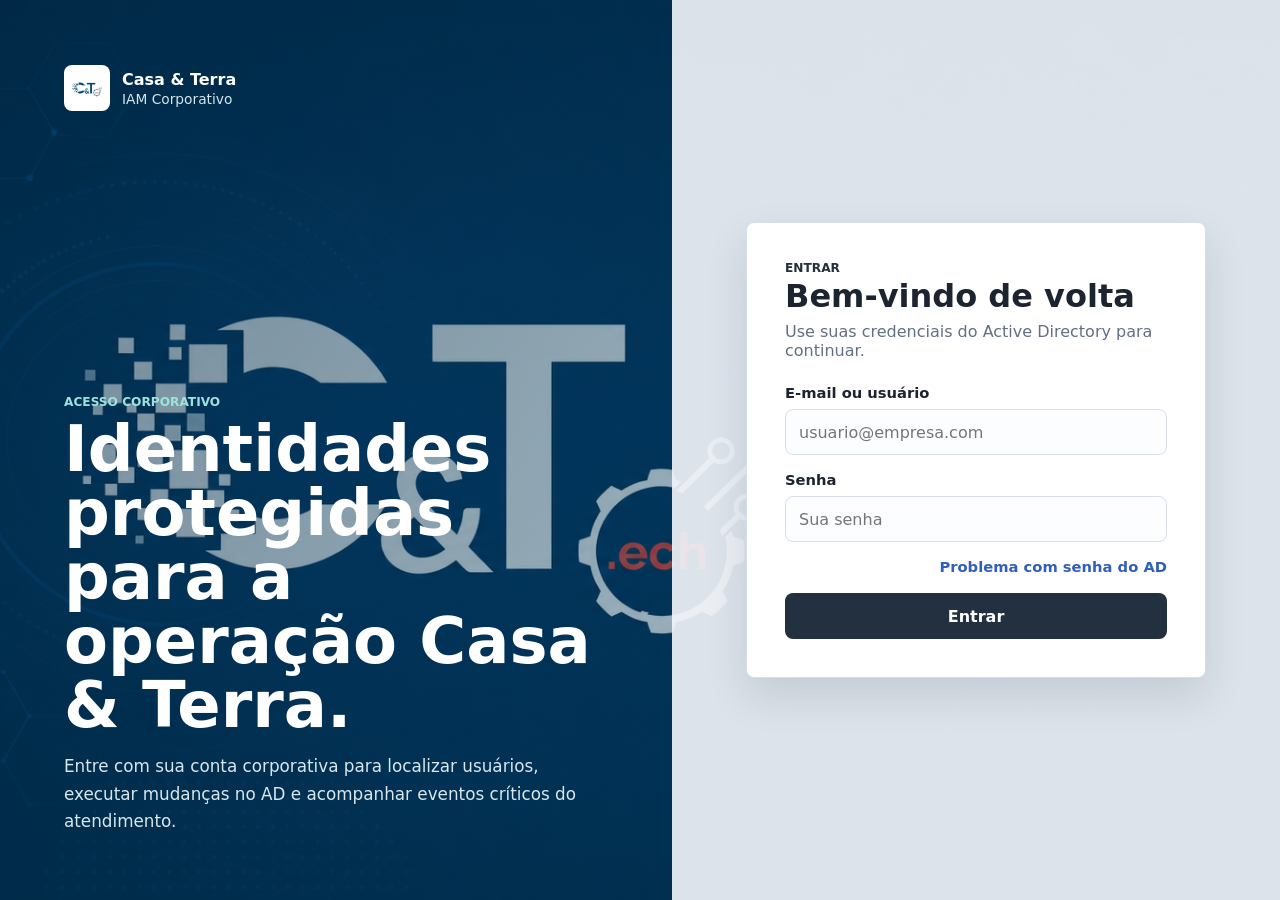
<file: login.html>
<!doctype html>
<html lang="pt-BR">
  <head>
    <meta charset="utf-8" />
    <meta name="viewport" content="width=device-width, initial-scale=1" />
    <title>Login | Casa &amp; Terra IAM</title>
    <link rel="icon" type="image/jpeg" href="assets/ct-tech-logo.jpeg" />
    <link rel="stylesheet" href="styles.css" />
  </head>
  <body class="login-page">
    <main class="login-shell">
      <section class="login-visual" aria-label="Resumo do IAM">
        <div class="brand login-brand">
          <img class="brand-logo" src="assets/ct-tech-logo.jpeg" alt="Casa & Terra Tech" />
          <div>
            <strong>Casa &amp; Terra</strong>
            <span>IAM Corporativo</span>
          </div>
        </div>

        <div class="login-copy">
          <p class="eyebrow">Acesso corporativo</p>
          <h1>Identidades protegidas para a operação Casa &amp; Terra.</h1>
          <p>
            Entre com sua conta corporativa para localizar usuários, executar mudanças no AD e
            acompanhar eventos críticos do atendimento.
          </p>
        </div>

      </section>

      <section class="login-panel" aria-label="Formulário de login">
        <form class="login-card" id="login-form">
          <div class="login-heading">
            <p class="eyebrow">Entrar</p>
            <h2>Bem-vindo de volta</h2>
            <span>Use suas credenciais do Active Directory para continuar.</span>
          </div>

          <label class="field">
            <span>E-mail ou usuário</span>
            <input type="text" name="username" autocomplete="username" placeholder="usuario@empresa.com" required />
          </label>

          <label class="field">
            <span>Senha</span>
            <input type="password" name="password" autocomplete="current-password" placeholder="Sua senha" required />
          </label>

          <div class="login-options">
            <a href="#" aria-label="Ajuda com senha do AD">Problema com senha do AD</a>
          </div>

          <button class="primary-button login-submit ldap-button" type="submit" data-login-action="ldap">
            Entrar
          </button>

        </form>
      </section>
    </main>

    <div class="toast" id="toast" role="status" aria-live="polite"></div>

    <script src="login.js"></script>
  </body>
</html>
</file>
<file: styles.css>
:root {
  --ink: #1c2430;
  --muted: #627083;
  --line: #d8dee8;
  --panel: #ffffff;
  --canvas: #f4f7fb;
  --nav: #16202b;
  --nav-soft: #223040;
  --teal: #223040;
  --teal-dark: #16202b;
  --blue: #315fba;
  --amber: #b7791f;
  --red: #ba3b46;
  --green: #2f7d4f;
  --shadow: 0 18px 42px rgba(26, 37, 54, 0.12);
}

* {
  box-sizing: border-box;
}

body {
  margin: 0;
  min-width: 320px;
  color: var(--ink);
  background:
    linear-gradient(rgba(244, 247, 251, 0.92), rgba(244, 247, 251, 0.92)),
    url("assets/ct-tech-background.png");
  background-size: cover;
  background-position: center;
  background-attachment: fixed;
  font-family:
    Inter, ui-sans-serif, system-ui, -apple-system, BlinkMacSystemFont, "Segoe UI", sans-serif;
}

button,
input {
  font: inherit;
}

button {
  cursor: pointer;
}

.app-shell {
  min-height: 100vh;
  display: grid;
  grid-template-columns: 280px minmax(0, 1fr);
  background: rgba(244, 247, 251, 0.82);
}

.sidebar {
  display: flex;
  flex-direction: column;
  gap: 28px;
  padding: 24px 18px;
  color: #f8fafc;
  background: var(--nav);
}

.brand {
  display: flex;
  align-items: center;
  gap: 12px;
  min-height: 48px;
}

.brand-mark {
  width: 42px;
  height: 42px;
  display: grid;
  place-items: center;
  border: 1px solid rgba(255, 255, 255, 0.28);
  border-radius: 8px;
  background: #0f766e;
  font-weight: 800;
}

.brand-logo {
  width: 46px;
  height: 46px;
  flex: 0 0 auto;
  border: 1px solid rgba(255, 255, 255, 0.22);
  border-radius: 8px;
  background: #ffffff;
  object-fit: contain;
  padding: 4px;
}

.casa-terra-mark {
  position: relative;
  overflow: hidden;
  background: linear-gradient(135deg, #2f7d4f 0 48%, #b7791f 48% 100%);
}

.casa-terra-mark::after {
  content: "";
  position: absolute;
  inset: 8px;
  border: 1px solid rgba(255, 255, 255, 0.42);
  border-radius: 5px;
}

.casa-terra-mark {
  color: #ffffff;
  text-shadow: 0 1px 2px rgba(22, 32, 43, 0.36);
}

.brand strong,
.brand span {
  display: block;
}

.brand span {
  margin-top: 2px;
  color: #b6c3d3;
  font-size: 0.86rem;
}

.nav-list {
  display: grid;
  gap: 6px;
}

.nav-item {
  width: 100%;
  min-height: 44px;
  display: flex;
  align-items: center;
  gap: 12px;
  padding: 10px 12px;
  border: 0;
  border-radius: 8px;
  color: #dbe6f3;
  background: transparent;
  text-align: left;
}

.nav-item:hover,
.nav-item.is-active {
  color: #ffffff;
  background: var(--nav-soft);
}

.nav-icon {
  width: 24px;
  height: 24px;
  display: grid;
  place-items: center;
  border-radius: 6px;
  color: #ffffff;
  background: rgba(255, 255, 255, 0.12);
  font-size: 1rem;
}

.sidebar-panel {
  margin-top: auto;
  padding: 16px;
  border: 1px solid rgba(255, 255, 255, 0.16);
  border-radius: 8px;
  background: rgba(255, 255, 255, 0.06);
}

.workspace-sync-panel {
  margin-top: 18px;
  margin-bottom: 12px;
  background: rgba(49, 95, 186, 0.12);
}

.workspace-sync-panel + .sidebar-panel {
  margin-top: 0;
}

.sidebar-panel strong,
.sidebar-panel span,
.sidebar-panel p {
  display: block;
}

.panel-label,
.eyebrow {
  color: var(--teal);
  font-size: 0.76rem;
  font-weight: 800;
  letter-spacing: 0;
  text-transform: uppercase;
}

.sidebar-panel .panel-label {
  color: #8bded9;
}

.sidebar-panel p {
  margin: 8px 0 14px;
  color: #b6c3d3;
  font-size: 0.9rem;
}

.main {
  position: relative;
  min-width: 0;
  padding: 24px;
}

.topbar {
  display: flex;
  align-items: center;
  justify-content: space-between;
  gap: 20px;
  margin-bottom: 18px;
}

.topbar h1,
.section-heading h2 {
  margin: 2px 0 0;
  line-height: 1.1;
}

.topbar h1 {
  font-size: clamp(1.7rem, 2.5vw, 2.5rem);
}

.eyebrow {
  margin: 0;
}

.topbar-actions {
  position: relative;
  display: flex;
  align-items: center;
  gap: 10px;
}

.search {
  min-width: min(360px, 34vw);
  min-height: 42px;
  display: flex;
  align-items: center;
  gap: 8px;
  padding: 0 12px;
  border: 1px solid var(--line);
  border-radius: 8px;
  background: #ffffff;
}

.search input {
  width: 100%;
  border: 0;
  outline: 0;
  color: var(--ink);
}

.search-results {
  position: absolute;
  top: calc(100% + 8px);
  left: 0;
  z-index: 20;
  width: min(520px, calc(100vw - 32px));
  max-height: 520px;
  display: none;
  overflow-y: auto;
  padding: 10px;
  border: 1px solid var(--line);
  border-radius: 8px;
  background: #ffffff;
  box-shadow: var(--shadow);
}

.search-results.is-visible {
  display: grid;
  gap: 12px;
}

.search-results section {
  display: grid;
  gap: 6px;
}

.search-results section > strong {
  padding: 0 4px;
  color: var(--muted);
  font-size: 0.76rem;
  text-transform: uppercase;
}

.search-results button {
  width: 100%;
  min-height: 54px;
  display: grid;
  grid-template-columns: auto minmax(0, 1fr);
  gap: 10px;
  align-items: center;
  padding: 8px;
  border: 1px solid transparent;
  border-radius: 8px;
  color: var(--ink);
  background: transparent;
  text-align: left;
}

.search-results button:hover {
  border-color: var(--line);
  background: #f8fbfe;
}

.search-results b,
.search-results small {
  display: block;
  overflow-wrap: anywhere;
}

.search-results small,
.search-empty {
  color: var(--muted);
}

.search-empty {
  padding: 12px;
  text-align: center;
}

.primary-button,
.danger-button,
.ghost-button,
.text-button,
.icon-button,
.chip,
.segmented button {
  min-height: 38px;
  border-radius: 8px;
  border: 1px solid transparent;
  font-weight: 700;
}

.primary-button {
  padding: 0 16px;
  color: #ffffff;
  background: var(--teal);
}

.primary-button:hover {
  background: var(--teal-dark);
}

button:disabled {
  cursor: not-allowed;
  opacity: 0.48;
}

.is-permission-disabled {
  cursor: not-allowed;
}

.danger-button {
  padding: 0 16px;
  color: #ffffff;
  background: var(--red);
}

.ghost-button {
  padding: 0 13px;
  color: var(--ink);
  background: #ffffff;
  border-color: var(--line);
}

.sidebar .ghost-button {
  width: 100%;
  color: #ffffff;
  background: transparent;
  border-color: rgba(255, 255, 255, 0.24);
}

.text-button {
  min-height: auto;
  padding: 0;
  color: var(--blue);
  background: transparent;
}

.danger-text {
  color: var(--red);
}

.icon-button {
  width: 42px;
  color: var(--ink);
  background: #ffffff;
  border-color: var(--line);
}

.notification-button {
  position: relative;
}

.notification-button.has-notifications {
  color: #ffffff;
  background: var(--nav-soft);
}

.notification-count {
  position: absolute;
  top: -7px;
  right: -7px;
  min-width: 20px;
  height: 20px;
  display: none;
  place-items: center;
  padding: 0 5px;
  border: 2px solid #ffffff;
  border-radius: 999px;
  color: #ffffff;
  background: var(--red);
  font-size: 0.7rem;
  font-weight: 800;
}

.notification-button.has-notifications .notification-count {
  display: grid;
}

.notification-panel {
  position: absolute;
  top: calc(100% + 10px);
  right: 238px;
  z-index: 20;
  width: min(380px, calc(100vw - 32px));
  display: none;
  gap: 10px;
  padding: 12px;
  border: 1px solid var(--line);
  border-radius: 8px;
  background: #ffffff;
  box-shadow: 0 18px 40px rgba(26, 37, 54, 0.18);
}

.notification-panel.is-visible {
  display: grid;
}

.notification-header {
  display: flex;
  align-items: center;
  justify-content: space-between;
  gap: 12px;
  padding-bottom: 8px;
  border-bottom: 1px solid var(--line);
}

.notification-clear {
  font-size: 0.82rem;
}

.notification-header span,
.notification-item small {
  color: var(--muted);
  font-size: 0.86rem;
}

.notification-item {
  display: grid;
  justify-items: start;
  gap: 6px;
  padding: 10px;
  border: 1px solid #e5eaf1;
  border-radius: 8px;
  background: #fbfdff;
}

.notification-item-head {
  width: 100%;
  display: flex;
  align-items: center;
  justify-content: space-between;
  gap: 10px;
}

.notification-dismiss {
  width: 28px;
  min-width: 28px;
  height: 28px;
  padding: 0;
  font-size: 0.8rem;
}

.notification-item strong {
  color: var(--ink);
}

.notification-item strong,
.notification-item small {
  overflow-wrap: anywhere;
}

.user-menu {
  min-height: 42px;
  display: flex;
  align-items: center;
  gap: 8px;
  padding: 4px;
  border: 1px solid var(--line);
  border-radius: 8px;
  background: #ffffff;
}

.user-summary {
  display: flex;
  align-items: center;
  gap: 8px;
  min-width: 0;
  padding: 0 6px;
}

.user-summary strong,
.user-summary small {
  display: block;
  max-width: 160px;
  overflow: hidden;
  text-overflow: ellipsis;
  white-space: nowrap;
}

.user-summary small {
  color: var(--muted);
  font-size: 0.78rem;
}

.user-avatar {
  width: 30px;
  height: 30px;
  display: grid;
  place-items: center;
  flex: 0 0 auto;
  border-radius: 8px;
  color: #ffffff;
  background: var(--blue);
  font-size: 0.78rem;
  font-weight: 800;
}

.logout-button {
  min-height: 32px;
  padding: 0 10px;
}

.status-strip {
  display: grid;
  grid-template-columns: repeat(5, minmax(0, 1fr));
  gap: 14px;
  margin-bottom: 18px;
}

.status-strip article,
.content-panel,
.wide-module,
.side-module,
.access-card {
  border: 1px solid var(--line);
  border-radius: 8px;
  background: var(--panel);
}

.status-strip article {
  padding: 16px;
  min-height: 112px;
  box-shadow: 0 8px 24px rgba(26, 37, 54, 0.06);
}

.status-strip span,
.status-strip small {
  display: block;
  color: var(--muted);
}

.status-strip span {
  color: var(--blue);
}

.status-strip strong {
  display: block;
  margin: 8px 0 4px;
  font-size: 2rem;
}

.workspace {
  min-width: 0;
}

.content-panel {
  padding: 20px;
  box-shadow: var(--shadow);
}

.content-panel.is-hidden {
  display: none;
}

.section-heading,
.module-header,
.table-tools {
  display: flex;
  align-items: center;
  justify-content: space-between;
  gap: 16px;
}

.section-heading {
  margin-bottom: 18px;
}

.segmented {
  display: inline-grid;
  grid-auto-flow: column;
  gap: 2px;
  padding: 3px;
  border: 1px solid var(--line);
  border-radius: 8px;
  background: #eef3f8;
}

.segmented button {
  min-width: 52px;
  min-height: 32px;
  color: var(--muted);
  background: transparent;
}

.segmented button.is-selected {
  color: var(--ink);
  background: #ffffff;
  border-color: var(--line);
}

.dashboard-grid {
  display: grid;
  grid-template-columns: minmax(0, 1.7fr) minmax(280px, 0.9fr);
  gap: 16px;
}

.dashboard-grid .wide-module {
  grid-row: span 2;
}

.wide-module,
.side-module {
  padding: 16px;
}

.module-header {
  margin-bottom: 14px;
}

.module-header h3 {
  margin: 0;
  font-size: 1rem;
}

.review-list,
.risk-bars,
.governance-list,
.access-grid,
.audit-feed {
  display: grid;
  gap: 12px;
}

.review-item,
.risk-row,
.governance-item,
.access-card,
.audit-feed li {
  padding: 12px;
  border: 1px solid #e5eaf1;
  border-radius: 8px;
  background: #fbfdff;
}

.review-item {
  display: grid;
  grid-template-columns: minmax(0, 1fr) auto;
  gap: 12px;
  align-items: center;
}

.governance-module {
  grid-column: 1 / -1;
  border: 1px solid var(--line);
  background:
    linear-gradient(135deg, rgba(24, 88, 132, 0.06), rgba(15, 118, 110, 0.04)),
    #ffffff;
}

.governance-summary {
  display: grid;
  grid-template-columns: repeat(2, minmax(0, 1fr));
  gap: 12px;
  margin-bottom: 12px;
}

.governance-summary-card {
  min-height: 94px;
  padding: 14px;
  border: 1px solid #dce6f1;
  border-radius: 8px;
  background: #fbfdff;
}

.governance-summary-card span,
.governance-summary-card small {
  color: var(--muted);
}

.governance-summary-card span {
  display: block;
  font-size: 0.9rem;
}

.governance-summary-card strong {
  display: block;
  margin: 8px 0 2px;
  color: var(--ink);
  font-size: 2rem;
  line-height: 1;
}

.governance-item {
  display: grid;
  grid-template-columns: minmax(0, 1fr) auto;
  gap: 12px;
  align-items: center;
  cursor: pointer;
}

.governance-item:hover {
  border-color: var(--line);
  background: #f6f9ff;
}

.governance-item-full {
  min-height: 76px;
}

.governance-modal-list {
  max-height: 520px;
  overflow: auto;
  display: grid;
  gap: 10px;
  padding-right: 4px;
}

.governance-item strong,
.governance-item span,
.governance-item small {
  display: block;
  overflow-wrap: anywhere;
}

.governance-item > div:last-child {
  display: grid;
  justify-items: end;
  gap: 6px;
}

.governance-item small {
  color: var(--muted);
  font-size: 0.82rem;
}

.empty-state {
  min-height: 74px;
  display: grid;
  place-items: center;
  padding: 16px;
  border: 1px dashed var(--line);
  border-radius: 8px;
  color: var(--muted);
  background: #fbfdff;
  text-align: center;
}

.review-item strong,
.review-item span,
.access-card strong,
.access-card span {
  display: block;
}

.review-item span,
.access-card span {
  color: var(--muted);
  font-size: 0.9rem;
}

.badge {
  display: inline-flex;
  align-items: center;
  justify-content: center;
  min-height: 26px;
  padding: 0 9px;
  border-radius: 999px;
  color: #ffffff;
  font-size: 0.78rem;
  font-weight: 800;
  white-space: nowrap;
}

.review-item .badge,
.audit-feed .badge,
.notification-item .badge,
.access-card .badge,
.identity-badges .badge {
  color: #ffffff;
}

.access-card .badge {
  width: 100%;
  min-height: 26px;
  justify-content: flex-start;
  color: #ffffff;
}

.access-card .badge.low,
.access-card .badge.active,
.access-card .badge.medium,
.access-card .badge.review,
.access-card .badge.high {
  color: #ffffff;
}

.badge.low,
.badge.active {
  color: #ffffff;
  background: var(--green);
}

.badge.success,
.badge.sync-status.success {
  color: #ffffff;
  background: var(--green);
}

.badge.sync-status {
  color: #ffffff;
}

.badge.medium,
.badge.review {
  color: #ffffff;
  background: var(--amber);
}

.badge.high,
.badge.blocked,
.badge.disabled,
.badge.failed {
  color: #ffffff;
  background: var(--red);
}

.risk-row {
  display: grid;
  gap: 8px;
}

.risk-user {
  cursor: pointer;
}

.risk-user:hover {
  border-color: var(--blue);
  background: #f8fbff;
}

.risk-meta {
  display: flex;
  justify-content: space-between;
  gap: 12px;
  font-weight: 700;
}

.risk-row small {
  color: var(--muted);
  overflow-wrap: anywhere;
}

.bar {
  height: 10px;
  overflow: hidden;
  border-radius: 999px;
  background: #e8edf4;
}

.bar span {
  display: block;
  height: 100%;
  border-radius: inherit;
  background: var(--blue);
}

.filters {
  display: flex;
  flex-wrap: wrap;
  gap: 8px;
  margin-bottom: 14px;
}

.chip {
  padding: 0 13px;
  color: var(--muted);
  background: #ffffff;
  border-color: var(--line);
}

.chip.is-active {
  color: #ffffff;
  background: var(--nav-soft);
  border-color: var(--nav-soft);
}

.table-wrap {
  overflow-x: auto;
}

table {
  width: 100%;
  min-width: 760px;
  border-collapse: collapse;
}

.clickable-row {
  cursor: pointer;
}

.clickable-row:hover {
  background: #f4f8fc;
}

th,
td {
  padding: 13px 12px;
  border-bottom: 1px solid #e5eaf1;
  text-align: left;
}

th {
  color: var(--muted);
  font-size: 0.8rem;
  text-transform: uppercase;
}

td {
  vertical-align: middle;
}

.user-cell {
  display: flex;
  align-items: center;
  gap: 10px;
  min-width: 0;
}

.user-cell > div {
  min-width: 0;
}

.user-cell strong,
.user-cell small {
  display: block;
  overflow: hidden;
  text-overflow: ellipsis;
  white-space: nowrap;
}

.avatar {
  width: 34px;
  height: 34px;
  display: grid;
  place-items: center;
  flex: 0 0 auto;
  border-radius: 8px;
  color: #ffffff;
  background: var(--blue);
  font-size: 0.82rem;
  font-weight: 800;
}

.access-grid {
  grid-template-columns: repeat(3, minmax(0, 1fr));
}

.critical-summary {
  display: grid;
  grid-template-columns: repeat(3, minmax(0, 1fr));
  gap: 12px;
  margin-bottom: 16px;
}

.critical-summary article {
  min-height: 110px;
  padding: 16px;
  border: 1px solid var(--line);
  border-radius: 8px;
  background: #f8fbfe;
}

.critical-summary span,
.critical-group-row span {
  display: block;
  color: var(--muted);
}

.critical-summary strong {
  display: block;
  margin-top: 8px;
  font-size: 2rem;
}

.critical-layout {
  display: grid;
  grid-template-columns: minmax(280px, 0.75fr) minmax(0, 1.6fr);
  gap: 16px;
  align-items: start;
}

.critical-groups {
  display: grid;
  gap: 10px;
}

.critical-group-row {
  display: grid;
  gap: 10px;
  padding: 12px;
  border: 1px solid #e5eaf1;
  border-radius: 8px;
  background: #fbfdff;
}

.inline-pill {
  display: inline-flex;
  align-items: center;
  min-height: 26px;
  margin: 2px 4px 2px 0;
  padding: 0 9px;
  border-radius: 999px;
  color: var(--red);
  background: #fff1f2;
  font-size: 0.78rem;
  font-weight: 800;
  line-height: 1.25;
  white-space: normal;
}

.critical-group-row strong,
.critical-group-row span {
  overflow-wrap: anywhere;
}

.service-account-panel {
  display: flex;
  align-items: center;
  justify-content: space-between;
  gap: 18px;
  padding: 16px;
  margin-bottom: 16px;
  border: 1px solid var(--line);
  border-radius: 8px;
  background: #f8fbfe;
}

.service-account-panel h3 {
  margin: 4px 0 6px;
}

.service-account-panel span:not(.badge) {
  color: var(--muted);
}

.provisioning-panel {
  display: grid;
  grid-template-columns: repeat(3, minmax(0, 1fr));
  gap: 12px;
  margin-bottom: 16px;
}

.provisioning-panel article {
  min-height: 122px;
  padding: 14px;
  border: 1px solid var(--line);
  border-radius: 8px;
  background: #ffffff;
}

.panel-kicker,
.provisioning-panel small {
  color: var(--muted);
}

.panel-kicker,
.provisioning-panel strong,
.provisioning-panel small {
  display: block;
}

.panel-kicker {
  font-size: 0.78rem;
  font-weight: 800;
  text-transform: uppercase;
}

.provisioning-panel strong {
  margin: 8px 0;
}

.operator-layout {
  display: grid;
  grid-template-columns: minmax(260px, 0.85fr) minmax(0, 1.6fr);
  gap: 16px;
  align-items: start;
}

.operator-list {
  display: grid;
  gap: 10px;
}

.operator-card {
  width: 100%;
  min-height: 76px;
  display: grid;
  grid-template-columns: auto minmax(0, 1fr) auto;
  align-items: center;
  gap: 10px;
  padding: 12px;
  border: 1px solid var(--line);
  border-radius: 8px;
  color: var(--ink);
  background: #ffffff;
  text-align: left;
}

.operator-card.is-selected,
.operator-card:hover {
  border-color: var(--teal);
  background: #f0faf9;
}

.operator-card strong,
.operator-card small {
  display: block;
}

.operator-card small,
.operator-profile span,
.operator-stats small,
.permission-item small {
  color: var(--muted);
}

.operator-detail {
  padding: 16px;
  border: 1px solid var(--line);
  border-radius: 8px;
  background: #ffffff;
}

.operator-profile {
  display: grid;
  grid-template-columns: auto minmax(0, 1fr) auto;
  gap: 14px;
  align-items: center;
  padding: 14px;
  margin-bottom: 14px;
  border: 1px solid #e5eaf1;
  border-radius: 8px;
  background: #fbfdff;
}

.operator-profile h3 {
  margin: 4px 0 6px;
  font-size: 1.3rem;
}

.operator-profile span {
  display: block;
}

.operator-stats {
  display: grid;
  justify-items: end;
  gap: 5px;
}

.operator-stats strong {
  font-size: 1.5rem;
}

.permission-grid {
  display: grid;
  grid-template-columns: repeat(2, minmax(0, 1fr));
  gap: 10px;
}

.permission-item {
  min-height: 92px;
  display: grid;
  grid-template-columns: auto minmax(0, 1fr);
  gap: 10px;
  align-items: start;
  padding: 12px;
  border: 1px solid #e5eaf1;
  border-radius: 8px;
  background: #fbfdff;
}

.permission-item input {
  width: 18px;
  height: 18px;
  margin-top: 2px;
  accent-color: var(--teal);
}

.permission-item strong,
.permission-item small {
  display: block;
}

.permission-item small {
  margin-top: 5px;
  line-height: 1.35;
}

.access-card {
  min-height: 154px;
  display: grid;
  align-content: space-between;
  gap: 14px;
  min-width: 0;
}

.clickable-card {
  cursor: pointer;
}

.clickable-card:hover {
  border-color: var(--blue);
  box-shadow: 0 10px 26px rgba(26, 37, 54, 0.08);
}

.access-card strong,
.access-card span {
  overflow-wrap: anywhere;
  word-break: break-word;
}

.access-card footer {
  display: flex;
  justify-content: space-between;
  gap: 10px;
  color: var(--muted);
  font-size: 0.88rem;
}

.audit-feed {
  padding-left: 0;
  list-style: none;
}

.audit-actions {
  display: flex;
  align-items: center;
  gap: 10px;
}

.audit-search {
  min-width: min(320px, 32vw);
}

.audit-feed li {
  display: grid;
  grid-template-columns: 150px minmax(0, 1fr) auto;
  gap: 12px;
  align-items: center;
}

.detail-toolbar {
  display: flex;
  align-items: center;
  justify-content: space-between;
  gap: 14px;
  margin-bottom: 18px;
}

.detail-actions,
.group-add {
  display: flex;
  align-items: center;
  gap: 10px;
  flex-wrap: wrap;
}

.identity-hero {
  display: grid;
  grid-template-columns: auto minmax(0, 1fr) auto;
  align-items: center;
  gap: 16px;
  padding: 18px;
  margin-bottom: 16px;
  border: 1px solid var(--line);
  border-radius: 8px;
  background: #f8fbfe;
}

.identity-avatar {
  width: 72px;
  height: 72px;
  display: grid;
  place-items: center;
  border-radius: 8px;
  color: #ffffff;
  background: var(--blue);
  font-size: 1.3rem;
  font-weight: 800;
}

.identity-hero h2 {
  margin: 4px 0 6px;
  font-size: 1.8rem;
  line-height: 1.1;
}

.identity-hero span,
.info-list dd,
.group-item span,
.app-access-list span {
  color: var(--muted);
}

.identity-badges {
  display: flex;
  gap: 8px;
  flex-wrap: wrap;
  justify-content: flex-end;
}

.identity-detail-grid {
  display: grid;
  grid-template-columns: minmax(0, 1.15fr) minmax(320px, 0.85fr);
  gap: 16px;
}

.detail-module {
  padding: 16px;
  border: 1px solid var(--line);
  border-radius: 8px;
  background: #ffffff;
}

.wide-detail {
  grid-column: 1 / -1;
}

.group-hero {
  margin-bottom: 16px;
}

.compact-search {
  min-width: min(360px, 100%);
}

.group-member-layout {
  display: grid;
  grid-template-columns: minmax(0, 1fr) minmax(0, 1fr);
  gap: 16px;
}

.group-member-layout h4 {
  margin: 0 0 10px;
  font-size: 0.95rem;
}

.group-member-list,
.group-candidate-list {
  max-height: 520px;
  overflow: auto;
  display: grid;
  gap: 10px;
  padding-right: 4px;
}

.group-member-card {
  display: grid;
  grid-template-columns: auto minmax(0, 1fr) auto;
  align-items: center;
  gap: 10px;
  padding: 12px;
  border: 1px solid #e5eaf1;
  border-radius: 8px;
  background: #fbfdff;
}

.group-member-card strong,
.group-member-card small {
  display: block;
  min-width: 0;
  overflow-wrap: anywhere;
}

.group-member-card .text-button {
  justify-self: end;
  white-space: nowrap;
}

.operator-card strong,
.operator-card small,
.user-cell strong,
.user-cell small {
  min-width: 0;
}

.group-member-card small {
  color: var(--muted);
}

.info-list {
  display: grid;
  grid-template-columns: repeat(2, minmax(0, 1fr));
  gap: 12px;
  margin: 0;
}

.info-list div,
.security-list article,
.app-access-list article,
.mini-feed li {
  padding: 12px;
  border: 1px solid #e5eaf1;
  border-radius: 8px;
  background: #fbfdff;
}

.info-list dt {
  color: var(--muted);
  font-size: 0.78rem;
  font-weight: 800;
  text-transform: uppercase;
}

.info-list dd {
  margin: 5px 0 0;
  font-weight: 700;
  max-width: 100%;
  overflow-wrap: anywhere;
  word-break: break-word;
  line-height: 1.45;
}

.info-list div {
  min-width: 0;
  overflow: hidden;
}

.pagination {
  display: flex;
  align-items: center;
  justify-content: space-between;
  gap: 12px;
  padding-top: 14px;
  color: var(--muted);
  font-size: 0.92rem;
}

.pagination-actions {
  display: flex;
  align-items: center;
  gap: 10px;
}

.pagination-actions strong {
  color: var(--ink);
  white-space: nowrap;
}

.security-list,
.group-list,
.app-access-list,
.mini-feed {
  display: grid;
  gap: 10px;
}

.security-list article,
.app-access-list article {
  display: flex;
  align-items: center;
  justify-content: space-between;
  gap: 12px;
}

.security-list span {
  color: var(--muted);
}

.group-add select {
  min-height: 38px;
  min-width: 220px;
  padding: 0 10px;
  border: 1px solid var(--line);
  border-radius: 8px;
  background: #ffffff;
  color: var(--ink);
}

.group-item {
  display: flex;
  align-items: center;
  justify-content: space-between;
  gap: 12px;
  padding: 12px;
  border: 1px solid #e5eaf1;
  border-radius: 8px;
  background: #fbfdff;
}

.group-item[data-edit-group] {
  cursor: pointer;
}

.group-item[data-edit-group]:hover {
  border-color: rgba(49, 95, 186, 0.36);
  background: #f6f9ff;
}

.group-item strong,
.group-item span,
.app-access-list strong,
.app-access-list span {
  display: block;
}

.modal-backdrop {
  position: fixed;
  inset: 0;
  z-index: 50;
  display: none;
  align-items: center;
  justify-content: center;
  padding: 24px;
  background: rgba(22, 32, 43, 0.52);
}

.modal-backdrop.is-visible {
  display: flex;
}

.modal-card {
  width: min(620px, 100%);
  max-height: calc(100vh - 48px);
  overflow: auto;
  padding: 20px;
  border: 1px solid var(--line);
  border-radius: 8px;
  background: #ffffff;
  box-shadow: var(--shadow);
}

.wide-modal {
  width: min(980px, 100%);
}

#groups-modal .modal-card {
  max-height: min(760px, calc(100vh - 48px));
}

.modal-header,
.modal-footer,
.modal-identity,
.editable-group-card,
.check-row {
  display: flex;
  align-items: center;
}

.modal-header,
.modal-footer {
  justify-content: space-between;
  gap: 14px;
}

.modal-header {
  margin-bottom: 16px;
}

.modal-header h2 {
  margin: 2px 0 0;
  line-height: 1.1;
}

.modal-footer {
  margin-top: 18px;
  padding-top: 16px;
  border-top: 1px solid var(--line);
}

.modal-identity {
  display: grid;
  grid-template-columns: 34px minmax(0, 1fr);
  align-items: center;
  gap: 10px;
  padding: 12px;
  margin-bottom: 16px;
  border: 1px solid #e5eaf1;
  border-radius: 8px;
  background: #fbfdff;
}

.modal-avatar {
  width: 34px;
  height: 34px;
  display: inline-flex;
  align-items: center;
  justify-content: center;
  align-self: center;
  border-radius: 7px;
  color: #ffffff;
  background: var(--blue);
  font-size: 0.8rem;
  font-weight: 800;
  line-height: 34px;
  text-align: center;
  white-space: nowrap;
}

.modal-identity strong,
.modal-identity span {
  display: block;
}

.modal-identity span:not(.modal-avatar) {
  color: var(--muted);
  font-size: 0.9rem;
}

.form-grid,
.group-editor {
  display: grid;
  grid-template-columns: minmax(0, 1fr) minmax(0, 1.05fr);
  align-items: start;
  gap: 16px;
}

.group-editor > section {
  min-width: 0;
  display: grid;
  grid-template-rows: auto 1fr;
}

.provision-form {
  display: grid;
  grid-template-columns: minmax(0, 1.1fr) minmax(320px, 0.9fr);
  gap: 16px;
  align-items: start;
}

.form-section {
  min-width: 0;
  padding: 14px;
  border: 1px solid var(--line);
  border-radius: 8px;
  background: #ffffff;
}

.check-row {
  gap: 10px;
  padding: 12px;
  border: 1px solid var(--line);
  border-radius: 8px;
  background: #fbfdff;
  font-weight: 700;
}

.check-row input {
  width: 18px;
  height: 18px;
  accent-color: var(--teal);
}

.copy-groups-box {
  display: grid;
  gap: 10px;
  margin-top: 12px;
  padding-top: 12px;
  border-top: 1px solid var(--line);
}

.copy-user-list {
  display: grid;
  gap: 8px;
  max-height: 210px;
  overflow: auto;
  padding-right: 4px;
}

.copy-user-card {
  width: 100%;
  min-width: 0;
  display: grid;
  grid-template-columns: auto minmax(0, 1fr);
  gap: 10px;
  align-items: center;
  padding: 10px;
  border: 1px solid #e5eaf1;
  border-radius: 8px;
  background: #fbfdff;
  color: var(--ink);
  text-align: left;
  cursor: pointer;
}

.copy-user-card:hover,
.copy-user-card.is-selected {
  border-color: rgba(49, 95, 186, 0.45);
  background: #f4f8ff;
}

.copy-user-card span:not(.avatar) {
  min-width: 0;
  display: grid;
  gap: 2px;
}

.copy-user-card strong,
.copy-user-card small {
  min-width: 0;
  overflow: hidden;
  text-overflow: ellipsis;
  white-space: nowrap;
}

.copy-user-card small {
  color: var(--muted);
}

.copy-group-preview {
  min-height: 48px;
  padding: 10px;
  border: 1px dashed #d5dfec;
  border-radius: 8px;
  background: #fbfdff;
  color: var(--muted);
  font-size: 0.9rem;
}

.copy-group-preview strong {
  display: block;
  margin-bottom: 8px;
  color: var(--ink);
}

.copy-group-tags {
  display: flex;
  flex-wrap: wrap;
  gap: 6px;
}

.copy-group-tags span {
  max-width: 100%;
  padding: 5px 8px;
  border-radius: 999px;
  background: #eaf1ff;
  color: var(--blue);
  font-size: 0.8rem;
  font-weight: 800;
  overflow-wrap: anywhere;
}

.compact-header {
  min-height: 24px;
  margin-bottom: 10px;
}

.compact-header span {
  color: var(--muted);
  font-size: 0.9rem;
  font-weight: 700;
}

.group-search {
  width: 100%;
  min-width: 0;
  margin-bottom: 10px;
}

.editable-group-list {
  display: grid;
  align-content: start;
  grid-auto-rows: minmax(66px, auto);
  gap: 8px;
  height: 360px;
  overflow: auto;
  padding-right: 4px;
}

.available-groups {
  height: 308px;
}

.editable-group-card {
  min-height: 66px;
  height: auto;
  display: grid;
  grid-template-columns: minmax(0, 1fr) auto;
  align-items: center;
  gap: 12px;
  min-width: 0;
  padding: 12px;
  border: 1px solid #e5eaf1;
  border-radius: 8px;
  background: #fbfdff;
}

.editable-group-card > div {
  min-width: 0;
  display: grid;
  gap: 3px;
}

.editable-group-card .text-button {
  align-self: center;
  justify-self: end;
  white-space: nowrap;
}

.editable-group-card.available {
  background: #ffffff;
}

.editable-group-card strong,
.editable-group-card span {
  display: block;
}

.editable-group-card strong {
  min-width: 0;
  overflow-wrap: anywhere;
  line-height: 1.2;
}

.editable-group-card span {
  min-width: 0;
  display: -webkit-box;
  max-height: 3.9em;
  overflow: hidden;
  color: var(--muted);
  font-size: 0.88rem;
  line-height: 1.3;
  overflow-wrap: anywhere;
  -webkit-box-orient: vertical;
  -webkit-line-clamp: 3;
}

.ou-list {
  display: grid;
  align-content: start;
  gap: 8px;
  height: 416px;
  overflow: auto;
  padding-right: 4px;
}

.ou-card {
  display: grid;
  grid-template-columns: auto minmax(0, 1fr);
  gap: 10px;
  align-items: start;
  padding: 12px;
  border: 1px solid #e5eaf1;
  border-radius: 8px;
  background: #fbfdff;
  cursor: pointer;
}

.ou-card:hover {
  border-color: rgba(49, 95, 186, 0.36);
  background: #f6f9ff;
}

.ou-card input {
  width: 18px;
  height: 18px;
  margin-top: 2px;
  accent-color: var(--teal);
}

.ou-card strong,
.ou-card small {
  display: block;
  min-width: 0;
  overflow-wrap: anywhere;
}

.ou-card strong {
  line-height: 1.25;
}

.ou-card small {
  margin-top: 4px;
  color: var(--muted);
  font-size: 0.82rem;
  line-height: 1.3;
}

.mini-feed {
  padding-left: 0;
  list-style: none;
}

.audit-time {
  color: var(--muted);
  font-size: 0.9rem;
}

.toast {
  position: fixed;
  right: 20px;
  bottom: 20px;
  max-width: min(360px, calc(100vw - 40px));
  padding: 12px 14px;
  border-radius: 8px;
  color: #ffffff;
  background: var(--nav);
  box-shadow: var(--shadow);
  opacity: 0;
  transform: translateY(10px);
  pointer-events: none;
  transition:
    opacity 180ms ease,
    transform 180ms ease;
}

.toast.is-visible {
  opacity: 1;
  transform: translateY(0);
}

.login-page {
  min-height: 100vh;
  background:
    linear-gradient(120deg, rgba(0, 42, 70, 0.56), rgba(0, 78, 113, 0.28)),
    url("assets/ct-tech-background.png");
  background-size: cover;
  background-position: center;
}

.login-shell {
  min-height: 100vh;
  display: grid;
  grid-template-columns: minmax(0, 1.05fr) minmax(420px, 0.95fr);
}

.login-visual {
  min-width: 0;
  display: flex;
  flex-direction: column;
  justify-content: space-between;
  gap: 32px;
  padding: clamp(28px, 5vw, 64px);
  color: #ffffff;
}

.login-brand span {
  color: #d3e6ea;
}

.login-copy {
  max-width: 680px;
}

.login-copy .eyebrow {
  color: #9ce3dd;
}

.login-copy h1 {
  margin: 8px 0 16px;
  font-size: clamp(2rem, 5vw, 4.8rem);
  line-height: 1;
}

.login-copy p:last-child {
  max-width: 590px;
  margin: 0;
  color: #d8e7ec;
  font-size: 1.05rem;
  line-height: 1.65;
}

.login-panel {
  min-width: 0;
  display: grid;
  place-items: center;
  padding: 24px;
  background: rgba(244, 247, 251, 0.9);
}

.login-card {
  width: min(100%, 460px);
  padding: clamp(24px, 4vw, 38px);
  border: 1px solid var(--line);
  border-radius: 8px;
  background: #ffffff;
  box-shadow: var(--shadow);
}

.login-heading {
  margin-bottom: 24px;
}

.login-heading h2 {
  margin: 4px 0 8px;
  font-size: 2rem;
  line-height: 1.1;
}

.login-heading span {
  color: var(--muted);
}

.field {
  display: grid;
  gap: 8px;
  margin-bottom: 16px;
}

.field span {
  color: var(--ink);
  font-size: 0.92rem;
  font-weight: 700;
}

.field input,
.field select {
  width: 100%;
  min-height: 46px;
  padding: 0 13px;
  border: 1px solid var(--line);
  border-radius: 8px;
  outline: 0;
  color: var(--ink);
  background: #fbfdff;
}

.field input:focus,
.field select:focus {
  border-color: var(--teal);
  box-shadow: 0 0 0 3px rgba(0, 124, 122, 0.15);
}

.login-options {
  display: flex;
  align-items: center;
  justify-content: flex-end;
  gap: 12px;
  margin: 4px 0 18px;
}

.login-options a {
  color: var(--blue);
  font-size: 0.92rem;
  font-weight: 700;
  text-decoration: none;
}

.login-submit,
.ldap-button {
  width: 100%;
  min-height: 46px;
}

.separator {
  display: flex;
  align-items: center;
  gap: 12px;
  margin: 18px 0;
  color: var(--muted);
  font-size: 0.88rem;
}

.separator::before,
.separator::after {
  content: "";
  height: 1px;
  flex: 1;
  background: var(--line);
}

@media (max-width: 1080px) {
  .app-shell {
    grid-template-columns: 92px minmax(0, 1fr);
  }

  .brand div:last-child,
  .nav-item:not(.is-active) {
    font-size: 0;
  }

  .nav-item {
    justify-content: center;
  }

  .sidebar-panel {
    display: none;
  }

  .status-strip,
  .access-grid,
  .critical-summary,
  .critical-layout,
  .operator-layout,
  .provisioning-panel,
  .identity-detail-grid {
    grid-template-columns: repeat(2, minmax(0, 1fr));
  }

  .dashboard-grid {
    grid-template-columns: 1fr;
  }

  .dashboard-grid .wide-module {
    grid-row: auto;
  }

  .identity-detail-grid {
    grid-template-columns: 1fr;
  }

  .operator-layout {
    grid-template-columns: 1fr;
  }

  .critical-layout {
    grid-template-columns: 1fr;
  }

  .login-shell {
    grid-template-columns: 1fr;
  }

  .login-visual {
    min-height: 48vh;
  }

  .login-panel {
    place-items: start center;
  }
}

@media (max-width: 760px) {
  .app-shell {
    display: block;
  }

  .sidebar {
    position: sticky;
    top: 0;
    z-index: 5;
    padding: 12px;
    gap: 12px;
  }

  .brand {
    min-height: 38px;
  }

  .brand-mark {
    width: 36px;
    height: 36px;
  }

  .brand-logo {
    width: 38px;
    height: 38px;
  }

  .nav-list {
    grid-template-columns: repeat(6, minmax(42px, 1fr));
  }

  .nav-item,
  .nav-item:not(.is-active) {
    min-height: 40px;
    padding: 8px;
    font-size: 0;
  }

  .main {
    padding: 16px;
  }

  .topbar,
  .topbar-actions,
  .section-heading,
  .review-item,
  .audit-feed li,
  .detail-toolbar,
  .identity-hero,
  .security-list article,
  .app-access-list article,
  .group-item {
    align-items: stretch;
    flex-direction: column;
    display: flex;
  }

  .search {
    min-width: 0;
    width: 100%;
  }

  .user-menu {
    width: 100%;
    justify-content: space-between;
  }

  .user-summary strong,
  .user-summary small {
    max-width: 52vw;
  }

  .status-strip,
  .access-grid,
  .critical-summary,
  .provisioning-panel,
  .permission-grid {
    grid-template-columns: 1fr;
  }

  .service-account-panel,
  .operator-profile,
  .operator-card {
    align-items: stretch;
    display: flex;
    flex-direction: column;
  }

  .operator-stats {
    justify-items: start;
  }

  .content-panel {
    padding: 16px;
  }

  .detail-actions,
  .group-add {
    align-items: stretch;
    flex-direction: column;
  }

  .info-list {
    grid-template-columns: 1fr;
  }

  .identity-badges {
    justify-content: flex-start;
  }

  .modal-backdrop {
    align-items: stretch;
    padding: 12px;
  }

  .form-grid,
  .group-editor,
  .group-member-layout,
  .provision-form {
    grid-template-columns: 1fr;
  }

  .modal-footer {
    align-items: stretch;
    flex-direction: column-reverse;
  }

  .segmented {
    width: 100%;
  }

  .segmented button {
    width: 100%;
  }

  .login-page {
    background-position: left center;
  }

  .login-visual {
    min-height: auto;
    padding: 22px 16px;
  }

  .login-copy h1 {
    font-size: 2.3rem;
  }

  .login-panel {
    padding: 16px;
  }

  .login-card {
    padding: 22px;
  }

  .login-options {
    justify-content: flex-start;
  }
}
</file>
